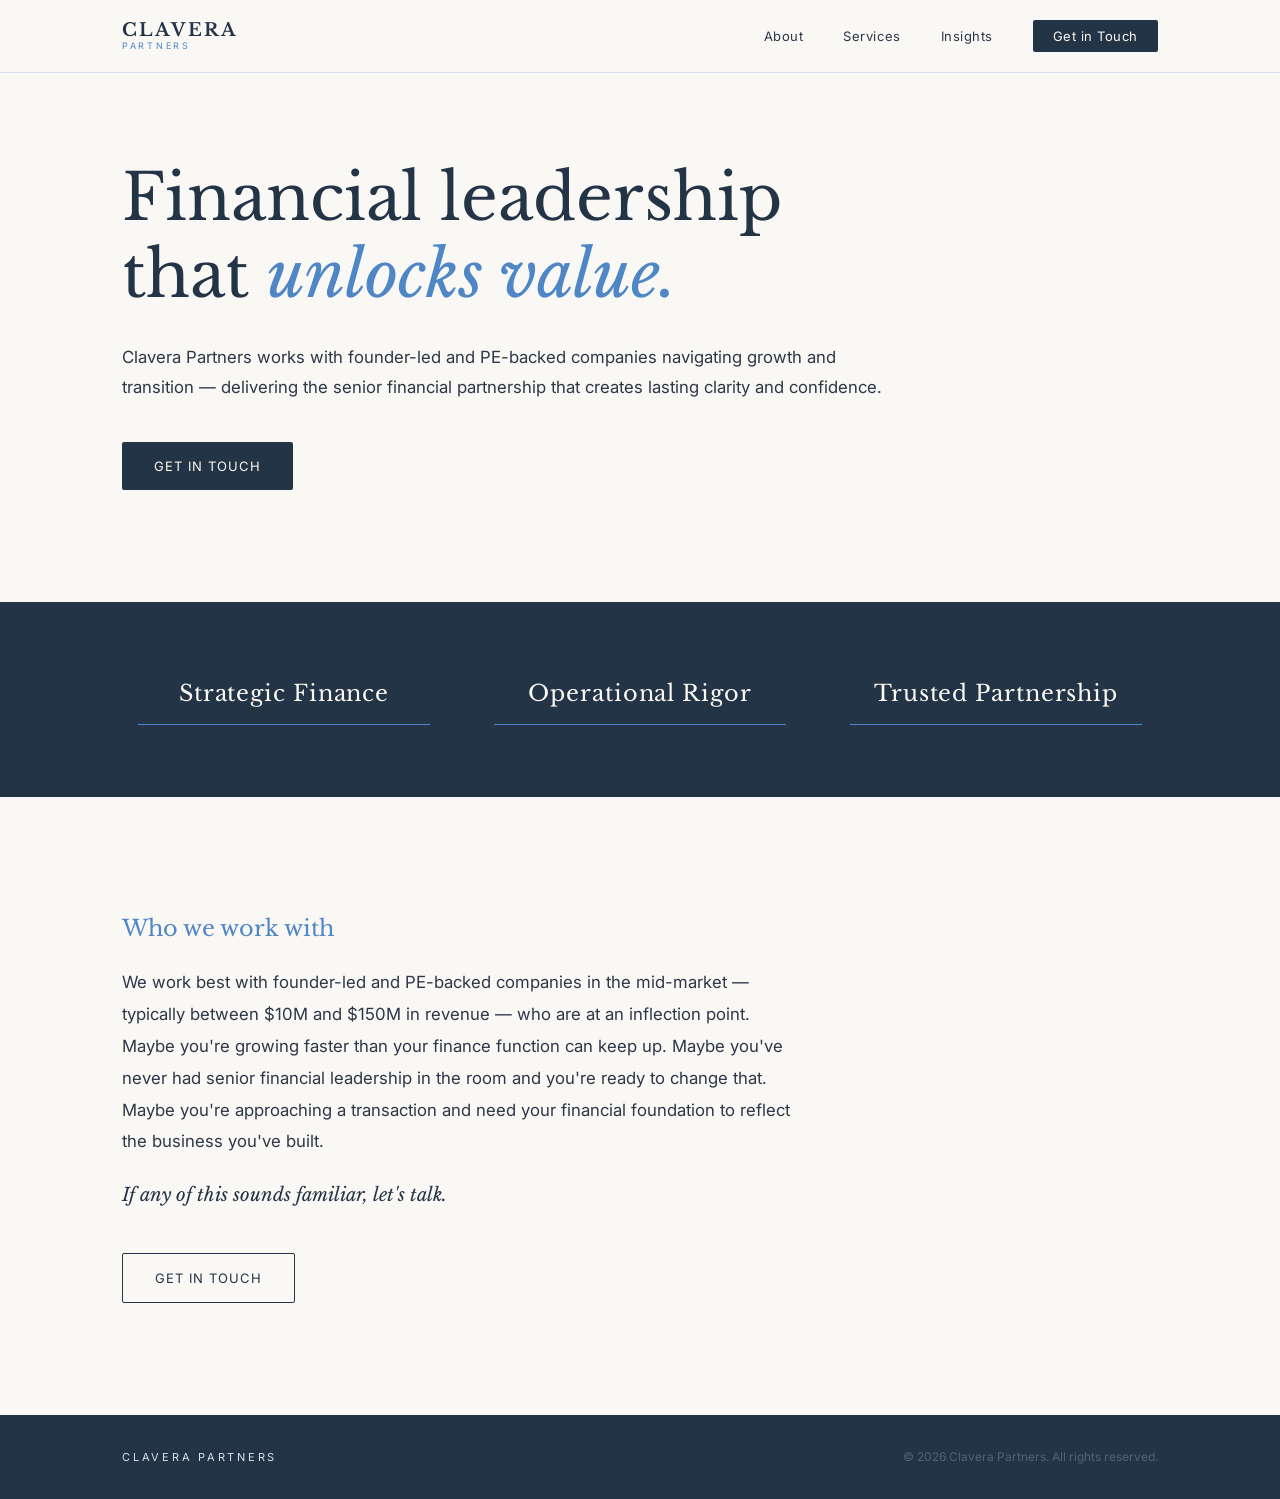
<file: index.html>
<!DOCTYPE html>
<html lang="en">
<head>
  <meta charset="UTF-8" />
  <meta name="viewport" content="width=device-width, initial-scale=1.0" />
  <title>Clavera Partners</title>
  <meta name="description" content="Clavera Partners works with founder-led and PE-backed companies navigating growth and transition — delivering the senior financial partnership that creates lasting clarity and confidence." />
  <link rel="preconnect" href="https://fonts.googleapis.com" />
  <link rel="preconnect" href="https://fonts.gstatic.com" crossorigin />
  <link href="https://fonts.googleapis.com/css2?family=Libre+Baskerville:ital,wght@0,400;0,700;1,400&family=Inter:wght@300;400;500&display=swap" rel="stylesheet" />
  <link rel="stylesheet" href="style.css" />
</head>
<body>
  <!-- NAVIGATION -->
  <nav class="nav">
    <div class="nav-inner">
      <a href="index.html" class="nav-logo">
        <span class="nav-logo-clavera">CLAVERA</span>
        <span class="nav-logo-partners">PARTNERS</span>
      </a>
      <button class="nav-toggle" aria-label="Toggle menu">
        <span></span>
        <span></span>
        <span></span>
      </button>
      <ul class="nav-links">
        <li><a href="about.html">About</a></li>
        <li class="nav-dropdown">
          <a href="services.html">Services</a>
          <ul class="nav-dropdown-menu">
            <li><a href="services-interim.html">Interim CFO & Finance Leadership</a></li>
            <li><a href="services-fractional.html">Fractional Finance Leadership</a></li>
            <li><a href="services-ai.html">Finance AI Readiness</a></li>
          </ul>
        </li>
        <li><a href="insights.html">Insights</a></li>
        <li><a href="contact.html" class="nav-cta">Get in Touch</a></li>
      </ul>
    </div>
  </nav>
  <!-- HERO -->
  <section class="hero">
    <div class="hero-inner">
      <h1 class="hero-headline">Financial leadership<br>that <em>unlocks value.</em></h1>
      <p class="hero-sub">Clavera Partners works with founder-led and PE-backed companies navigating growth and transition — delivering the senior financial partnership that creates lasting clarity and confidence.</p>
      <a href="contact.html" class="btn-primary">Get in Touch</a>
    </div>
  </section>
  <!-- TAGLINE TRIO -->
  <section class="pillars">
    <div class="pillars-inner">
      <div class="pillar">
        <span class="pillar-title">Strategic Finance</span>
        <span class="pillar-rule"></span>
      </div>
      <div class="pillar">
        <span class="pillar-title">Operational Rigor</span>
        <span class="pillar-rule"></span>
      </div>
      <div class="pillar">
        <span class="pillar-title">Trusted Partnership</span>
        <span class="pillar-rule"></span>
      </div>
    </div>
  </section>
  <!-- WHO WE WORK WITH -->
  <section class="who">
    <div class="who-inner">
      <p class="section-label">Who we work with</p>
      <div class="who-content">
        <p>We work best with founder-led and PE-backed companies in the mid-market — typically between $10M and $150M in revenue — who are at an inflection point. Maybe you're growing faster than your finance function can keep up. Maybe you've never had senior financial leadership in the room and you're ready to change that. Maybe you're approaching a transaction and need your financial foundation to reflect the business you've built.</p>
        <p class="who-cta-line">If any of this sounds familiar, let's talk.</p>
      </div>
      <a href="contact.html" class="btn-secondary">Get in Touch</a>
    </div>
  </section>
  <!-- FOOTER -->
  <footer class="footer">
    <div class="footer-inner">
      <span class="footer-logo">CLAVERA PARTNERS</span>
      <span class="footer-copy">&copy; 2026 Clavera Partners. All rights reserved.</span>
    </div>
  </footer>
  <script>
    document.querySelector('.nav-toggle').addEventListener('click', function() {
      document.querySelector('.nav-links').classList.toggle('open');
    });
  </script>
</body>
</html>
</file>
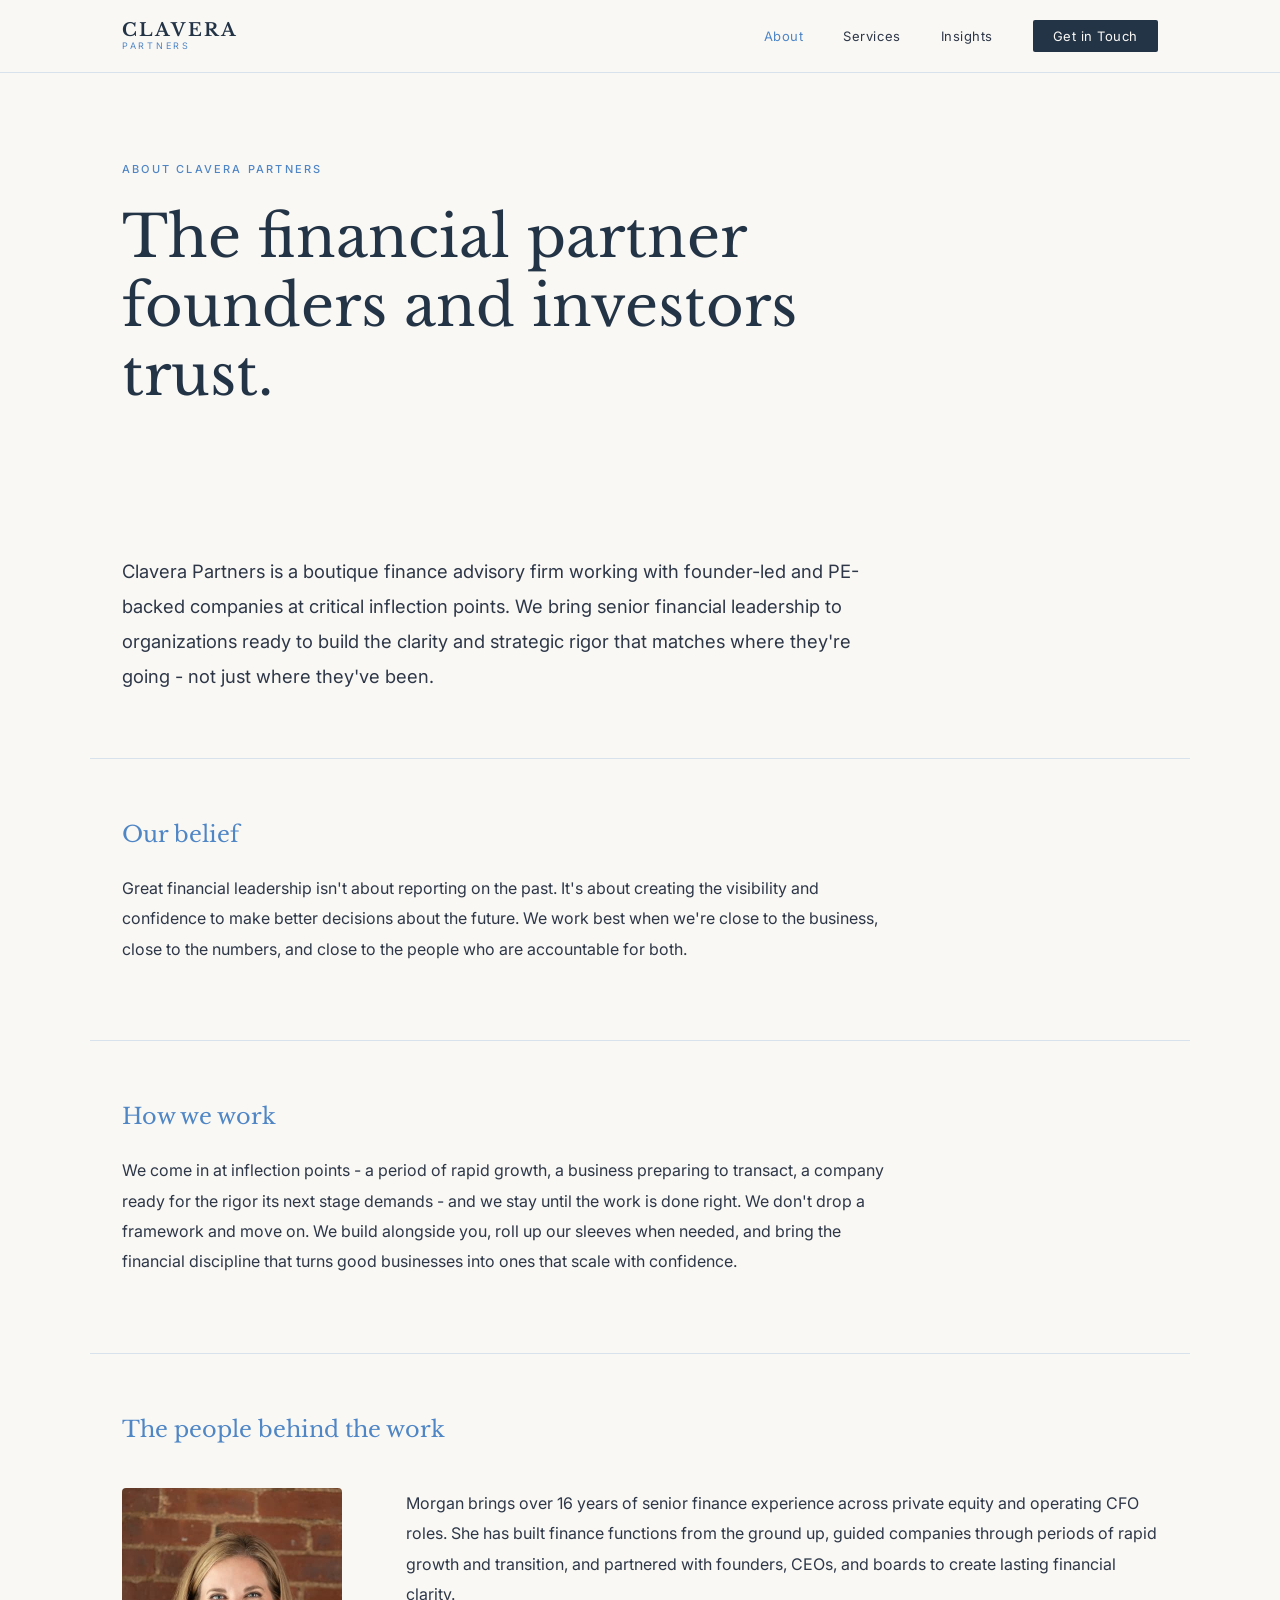
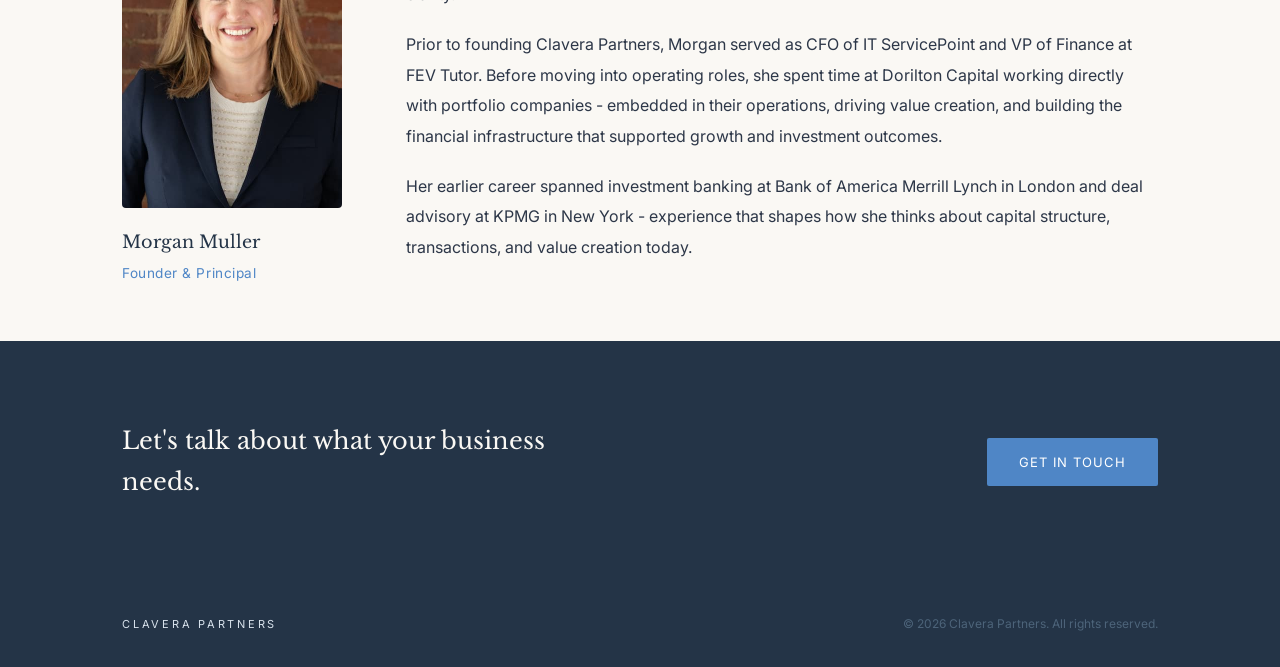
<file: about.html>
<!DOCTYPE html>
<html lang="en">
<head>
  <meta charset="UTF-8" />
  <meta name="viewport" content="width=device-width, initial-scale=1.0" />
  <title>About — Clavera Partners</title>
  <meta name="description" content="Clavera Partners is a boutique finance advisory firm working with founder-led and PE-backed companies at critical inflection points." />
  <link rel="preconnect" href="https://fonts.googleapis.com" />
  <link rel="preconnect" href="https://fonts.gstatic.com" crossorigin />
  <link href="https://fonts.googleapis.com/css2?family=Libre+Baskerville:ital,wght@0,400;0,700;1,400&family=Inter:wght@300;400;500&display=swap" rel="stylesheet" />
  <link rel="stylesheet" href="style.css" />
</head>
<body>

  <!-- NAVIGATION -->
  <nav class="nav">
    <div class="nav-inner">
      <a href="index.html" class="nav-logo">
        <span class="nav-logo-clavera">CLAVERA</span>
        <span class="nav-logo-partners">PARTNERS</span>
      </a>
      <button class="nav-toggle" aria-label="Toggle menu">
        <span></span>
        <span></span>
        <span></span>
      </button>
      <ul class="nav-links">
        <li><a href="about.html" class="nav-active">About</a></li>
        <li class="nav-dropdown">
          <a href="services.html">Services</a>
          <ul class="nav-dropdown-menu">
            <li><a href="services-interim.html">Interim CFO & Finance Leadership</a></li>
            <li><a href="services-fractional.html">Fractional Finance Leadership</a></li>
            <li><a href="services-ai.html">Finance AI Readiness</a></li>
          </ul>
        </li>
        <li><a href="insights.html">Insights</a></li>
        <li><a href="contact.html" class="nav-cta">Get in Touch</a></li>
      </ul>
    </div>
  </nav>

  <!-- PAGE HERO -->
  <section class="page-hero">
    <div class="page-hero-inner">
      <p class="hero-eyebrow">About Clavera Partners</p>
      <h1 class="page-headline">The financial partner founders and investors trust.</h1>
    </div>
  </section>

  <!-- FIRM INTRO -->
  <section class="content-section">
    <div class="content-inner">
      <p class="body-large">Clavera Partners is a boutique finance advisory firm working with founder-led and PE-backed companies at critical inflection points. We bring senior financial leadership to organizations ready to build the clarity and strategic rigor that matches where they're going - not just where they've been.</p>
    </div>
  </section>

  <!-- OUR BELIEF -->
  <section class="ruled-section">
    <div class="ruled-inner">
      <div class="ruled-rule"></div>
      <p class="section-label">Our belief</p>
      <p class="body-text">Great financial leadership isn't about reporting on the past. It's about creating the visibility and confidence to make better decisions about the future. We work best when we're close to the business, close to the numbers, and close to the people who are accountable for both.</p>
    </div>
  </section>

  <!-- HOW WE WORK -->
  <section class="ruled-section">
    <div class="ruled-inner">
      <div class="ruled-rule"></div>
      <p class="section-label">How we work</p>
      <p class="body-text">We come in at inflection points - a period of rapid growth, a business preparing to transact, a company ready for the rigor its next stage demands - and we stay until the work is done right. We don't drop a framework and move on. We build alongside you, roll up our sleeves when needed, and bring the financial discipline that turns good businesses into ones that scale with confidence.</p>
    </div>
  </section>

  <!-- TEAM -->
  <section class="ruled-section">
    <div class="ruled-inner">
      <div class="ruled-rule"></div>
      <p class="section-label">The people behind the work</p>

      <div class="team-card">
        <div class="team-card-left">
          <div class="team-photo-placeholder">
            <img src="morgan-headshot.jpg" alt="Morgan Muller, Founder and Principal of Clavera Partners" />
          </div>
          <p class="team-name">Morgan Muller</p>
          <p class="team-title">Founder & Principal</p>
        </div>
        <div class="team-card-right">
          <p class="body-text">Morgan brings over 16 years of senior finance experience across private equity and operating CFO roles. She has built finance functions from the ground up, guided companies through periods of rapid growth and transition, and partnered with founders, CEOs, and boards to create lasting financial clarity.</p>
          <p class="body-text">Prior to founding Clavera Partners, Morgan served as CFO of IT ServicePoint and VP of Finance at FEV Tutor. Before moving into operating roles, she spent time at Dorilton Capital working directly with portfolio companies - embedded in their operations, driving value creation, and building the financial infrastructure that supported growth and investment outcomes.</p>
          <p class="body-text">Her earlier career spanned investment banking at Bank of America Merrill Lynch in London and deal advisory at KPMG in New York - experience that shapes how she thinks about capital structure, transactions, and value creation today.</p>
        </div>
      </div>

    </div>
  </section>

  <!-- CTA -->
  <section class="cta-section">
    <div class="cta-inner">
      <p class="cta-prompt">Let's talk about what your business needs.</p>
      <a href="contact.html" class="btn-cta-contrast">Get in Touch</a>
    </div>
  </section>

  <!-- FOOTER -->
  <footer class="footer">
    <div class="footer-inner">
      <span class="footer-logo">CLAVERA PARTNERS</span>
      <span class="footer-copy">&copy; 2026 Clavera Partners. All rights reserved.</span>
    </div>
  </footer>

  <script>
    document.querySelector('.nav-toggle').addEventListener('click', function() {
      document.querySelector('.nav-links').classList.toggle('open');
    });
  </script>
</body>
</html>
</file>
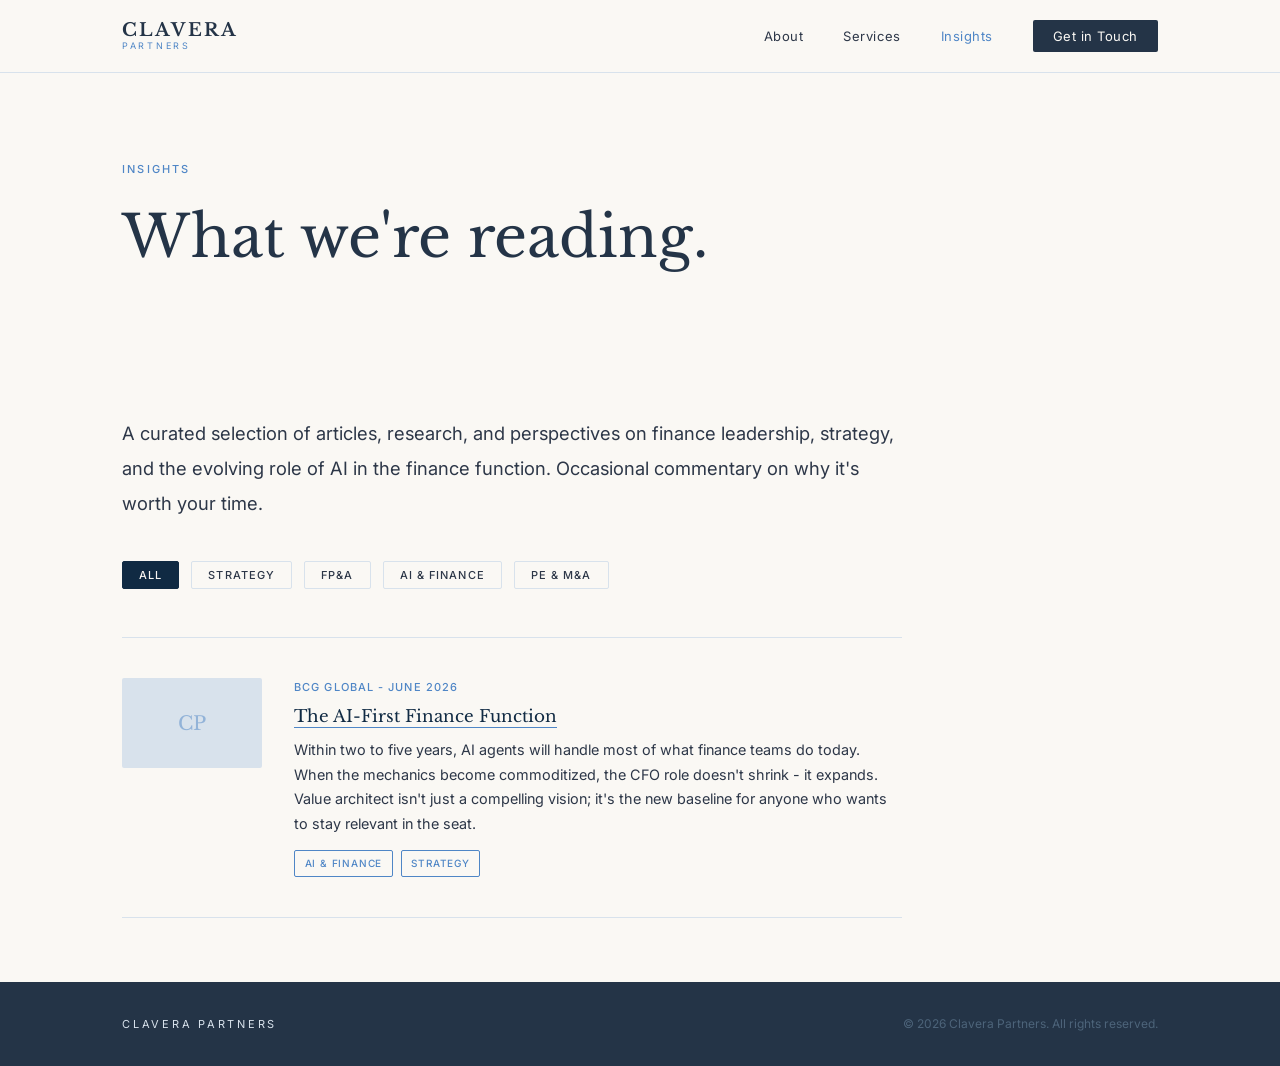
<file: insights.html>
<!DOCTYPE html>
<html lang="en">
<head>
  <meta charset="UTF-8" />
  <meta name="viewport" content="width=device-width, initial-scale=1.0" />
  <title>Insights — Clavera Partners</title>
  <meta name="description" content="Curated reads and commentary on finance, strategy, and the evolving role of AI in the finance function." />
  <link rel="preconnect" href="https://fonts.googleapis.com" />
  <link rel="preconnect" href="https://fonts.gstatic.com" crossorigin />
  <link href="https://fonts.googleapis.com/css2?family=Libre+Baskerville:ital,wght@0,400;0,700;1,400&family=Inter:wght@300;400;500&display=swap" rel="stylesheet" />
  <link rel="stylesheet" href="style.css" />
  <style>
    /* ---- SERVICES DROPDOWN ---- */
    .nav-dropdown { position: relative; }
    .nav-dropdown-menu {
      display: none;
      position: absolute;
      top: 100%;
      left: 0;
      background: #1a3a54;
      min-width: 220px;
      padding: 0.5rem 0;
      z-index: 200;
    }
    .nav-dropdown-menu a {
      display: block;
      padding: 0.6rem 1.2rem;
      color: #D8E2EC;
      font-family: 'Inter', sans-serif;
      font-size: 0.85rem;
      letter-spacing: 0.06em;
      white-space: nowrap;
    }
    .nav-dropdown-menu a:hover { color: #ffffff; }
    .nav-dropdown:hover .nav-dropdown-menu { display: block; }

    /* ---- TAG FILTER BAR ---- */
    .tag-filter {
      display: flex;
      gap: 0.75rem;
      flex-wrap: wrap;
      margin-bottom: 3rem;
    }

    .tag-filter-btn {
      font-family: 'Inter', sans-serif;
      font-size: 11px;
      font-weight: 500;
      letter-spacing: 0.1em;
      text-transform: uppercase;
      padding: 0.4rem 1rem;
      border: 1px solid #D8E2EC;
      border-radius: 2px;
      background: transparent;
      color: #2D3748;
      cursor: pointer;
      transition: all 0.2s;
    }

    .tag-filter-btn:hover,
    .tag-filter-btn.active {
      background: #102A43;
      color: #F7F5F2;
      border-color: #102A43;
    }

    /* ---- INSIGHT CARDS ---- */
    .insights-list {
      display: flex;
      flex-direction: column;
      gap: 0;
    }

    .insight-card {
      display: grid;
      grid-template-columns: 140px 1fr;
      gap: 2rem;
      padding: 2.5rem 0;
      border-top: 1px solid #D8E2EC;
      align-items: start;
    }

    .insight-card:last-child {
      border-bottom: 1px solid #D8E2EC;
    }

    .insight-image {
      width: 140px;
      height: 90px;
      object-fit: cover;
      border-radius: 2px;
      background: #D8E2EC;
      display: block;
      flex-shrink: 0;
    }

    .insight-image-placeholder {
      width: 140px;
      height: 90px;
      background: #D8E2EC;
      border-radius: 2px;
      display: flex;
      align-items: center;
      justify-content: center;
      flex-shrink: 0;
    }

    .insight-image-placeholder span {
      font-family: 'Libre Baskerville', serif;
      font-size: 1.2rem;
      color: #4F86C6;
      opacity: 0.5;
    }

    .insight-content { flex: 1; }

    .insight-meta {
      font-family: 'Inter', sans-serif;
      font-size: 11px;
      font-weight: 500;
      letter-spacing: 0.1em;
      text-transform: uppercase;
      color: #4F86C6;
      margin-bottom: 0.5rem;
    }

    .insight-title {
      font-family: 'Libre Baskerville', serif;
      font-size: 1.05rem;
      color: #102A43;
      margin-bottom: 0.6rem;
      line-height: 1.4;
    }

    .insight-title a {
      color: #102A43;
      text-decoration: none;
      transition: color 0.2s;
    }

    .insight-title a:hover { color: #4F86C6; }

    .insight-commentary {
      font-family: 'Inter', sans-serif;
      font-size: 0.9rem;
      color: #2D3748;
      line-height: 1.7;
      margin-bottom: 0.85rem;
    }

    .insight-tags {
      display: flex;
      gap: 0.5rem;
      flex-wrap: wrap;
    }

    .tag-pill {
      font-family: 'Inter', sans-serif;
      font-size: 10px;
      font-weight: 500;
      letter-spacing: 0.08em;
      text-transform: uppercase;
      padding: 0.25rem 0.6rem;
      border: 1px solid #4F86C6;
      border-radius: 2px;
      color: #4F86C6;
    }

    .insight-card.hidden { display: none; }

    /* ---- PLACEHOLDER STATE ---- */
    .insights-placeholder {
      padding: 4rem 0;
      font-family: 'Libre Baskerville', serif;
      font-style: italic;
      font-size: 1.05rem;
      color: #4D647A;
    }

    @media (max-width: 768px) {
      .insight-card {
        grid-template-columns: 1fr;
        gap: 1rem;
      }
      .insight-image,
      .insight-image-placeholder {
        width: 100%;
        height: 160px;
      }
    }
  </style>
</head>
<body>

  <!-- NAVIGATION -->
  <nav class="nav">
    <div class="nav-inner">
      <a href="index.html" class="nav-logo">
        <span class="nav-logo-clavera">CLAVERA</span>
        <span class="nav-logo-partners">PARTNERS</span>
      </a>
      <button class="nav-toggle" aria-label="Toggle menu">
        <span></span>
        <span></span>
        <span></span>
      </button>
      <ul class="nav-links">
        <li><a href="about.html">About</a></li>
        <li class="nav-dropdown">
          <a href="services.html">Services</a>
          <ul class="nav-dropdown-menu">
            <li><a href="services-interim.html">Interim CFO & Finance Leadership</a></li>
            <li><a href="services-fractional.html">Fractional Finance Leadership</a></li>
            <li><a href="services-ai.html">Finance AI Readiness</a></li>
          </ul>
        </li>
        <li><a href="insights.html" class="nav-active">Insights</a></li>
        <li><a href="contact.html" class="nav-cta">Get in Touch</a></li>
      </ul>
    </div>
  </nav>

  <!-- PAGE HERO -->
  <section class="page-hero">
    <div class="page-hero-inner">
      <p class="hero-eyebrow">Insights</p>
      <h1 class="page-headline">What we're reading.</h1>
    </div>
  </section>

  <!-- INTRO + FILTER -->
  <section class="content-section">
    <div class="content-inner">
      <p class="body-large" style="margin-bottom: 2.5rem;">A curated selection of articles, research, and perspectives on finance leadership, strategy, and the evolving role of AI in the finance function. Occasional commentary on why it's worth your time.</p>

      <!-- TAG FILTER BAR -->
      <div class="tag-filter">
        <button class="tag-filter-btn active" data-filter="all">All</button>
        <button class="tag-filter-btn" data-filter="Strategy">Strategy</button>
        <button class="tag-filter-btn" data-filter="FP&A">FP&A</button>
        <button class="tag-filter-btn" data-filter="AI & Finance">AI & Finance</button>
        <button class="tag-filter-btn" data-filter="PE & M&A">PE & M&A</button>
      </div>

      <!-- INSIGHTS LIST -->
      <div class="insights-list" id="insights-list">

        <!-- 
          HOW TO ADD A NEW ARTICLE:
          1. Copy the insight-card block below
          2. Fill in: data-tags, insight-meta, insight-title link + text, insight-commentary, tag-pills
          3. For image: set data-url on the img tag to the article URL - the script will auto-fetch the OG image
          4. Save and upload

        <div class="insight-card" data-tags="Strategy FP&A">
          <div class="insight-image-wrap">
            <img class="insight-image og-image" data-url="ARTICLE_URL_HERE" src="" alt="" />
          </div>
          <div class="insight-content">
            <p class="insight-meta">Publication Name - Month Year</p>
            <p class="insight-title">
              <a href="ARTICLE_URL_HERE" target="_blank" rel="noopener noreferrer">Article Title Here</a>
            </p>
            <p class="insight-commentary">Your 1-2 sentence commentary here. Keep it direct - what does it say and why does it matter.</p>
            <div class="insight-tags">
              <span class="tag-pill">Strategy</span>
              <span class="tag-pill">FP&A</span>
            </div>
          </div>
        </div>
        -->

        <div class="insight-card" data-tags="AI & Finance Strategy">
          <div class="insight-image-wrap">
            <img class="insight-image og-image" data-url="https://www.bcg.com/publications/2026/the-artificial-intelligence-first-finance-function" src="https://web-assets.bcg.com/dims4/default/6c99829/2147483647/strip/true/crop/2880x1620+0+0/resize/1920x1080!/format/webp/quality/90/?url=http%3A%2F%2Fboston-consulting-group-brightspot.s3.amazonaws.com%2F69%2Fce%2F8533bb634623b3c455b6662b38ff%2Fthe-ai-first-finance-function-rectangle.jpg" alt="The AI-First Finance Function" />
          </div>
          <div class="insight-content">
            <p class="insight-meta">BCG Global - June 2026</p>
            <p class="insight-title">
              <a href="https://www.bcg.com/publications/2026/the-artificial-intelligence-first-finance-function" target="_blank" rel="noopener noreferrer">The AI-First Finance Function</a>
            </p>
            <p class="insight-commentary">Within two to five years, AI agents will handle most of what finance teams do today. When the mechanics become commoditized, the CFO role doesn't shrink - it expands. Value architect isn't just a compelling vision; it's the new baseline for anyone who wants to stay relevant in the seat.</p>
            <div class="insight-tags">
              <span class="tag-pill">AI & Finance</span>
              <span class="tag-pill">Strategy</span>
            </div>
          </div>
        </div>

      </div>
    </div>
  </section>

  <!-- FOOTER -->
  <footer class="footer">
    <div class="footer-inner">
      <span class="footer-logo">CLAVERA PARTNERS</span>
      <span class="footer-copy">&copy; 2026 Clavera Partners. All rights reserved.</span>
    </div>
  </footer>

  <script>
    // Mobile nav toggle
    document.querySelector('.nav-toggle').addEventListener('click', function() {
      document.querySelector('.nav-links').classList.toggle('open');
    });

    // Tag filter
    const filterBtns = document.querySelectorAll('.tag-filter-btn');
    const cards = document.querySelectorAll('.insight-card');

    filterBtns.forEach(btn => {
      btn.addEventListener('click', function() {
        filterBtns.forEach(b => b.classList.remove('active'));
        this.classList.add('active');

        const filter = this.dataset.filter;
        cards.forEach(card => {
          if (filter === 'all' || card.dataset.tags.includes(filter)) {
            card.classList.remove('hidden');
          } else {
            card.classList.add('hidden');
          }
        });
      });
    });

    // Auto-fetch OG images via allorigins proxy
    document.querySelectorAll('.og-image').forEach(img => {
      const url = img.dataset.url;
      if (!url) return;

      fetch(`https://api.allorigins.win/get?url=${encodeURIComponent(url)}`)
        .then(r => r.json())
        .then(data => {
          const parser = new DOMParser();
          const doc = parser.parseFromString(data.contents, 'text/html');
          const ogImage = doc.querySelector('meta[property="og:image"]');
          if (ogImage && ogImage.content) {
            img.src = ogImage.content;
            img.alt = 'Article preview';
          } else {
            showPlaceholder(img);
          }
        })
        .catch(() => showPlaceholder(img));
    });

    function showPlaceholder(img) {
      const wrap = img.parentElement;
      wrap.innerHTML = '<div class="insight-image-placeholder"><span>CP</span></div>';
    }
  </script>

</body>
</html>
</file>
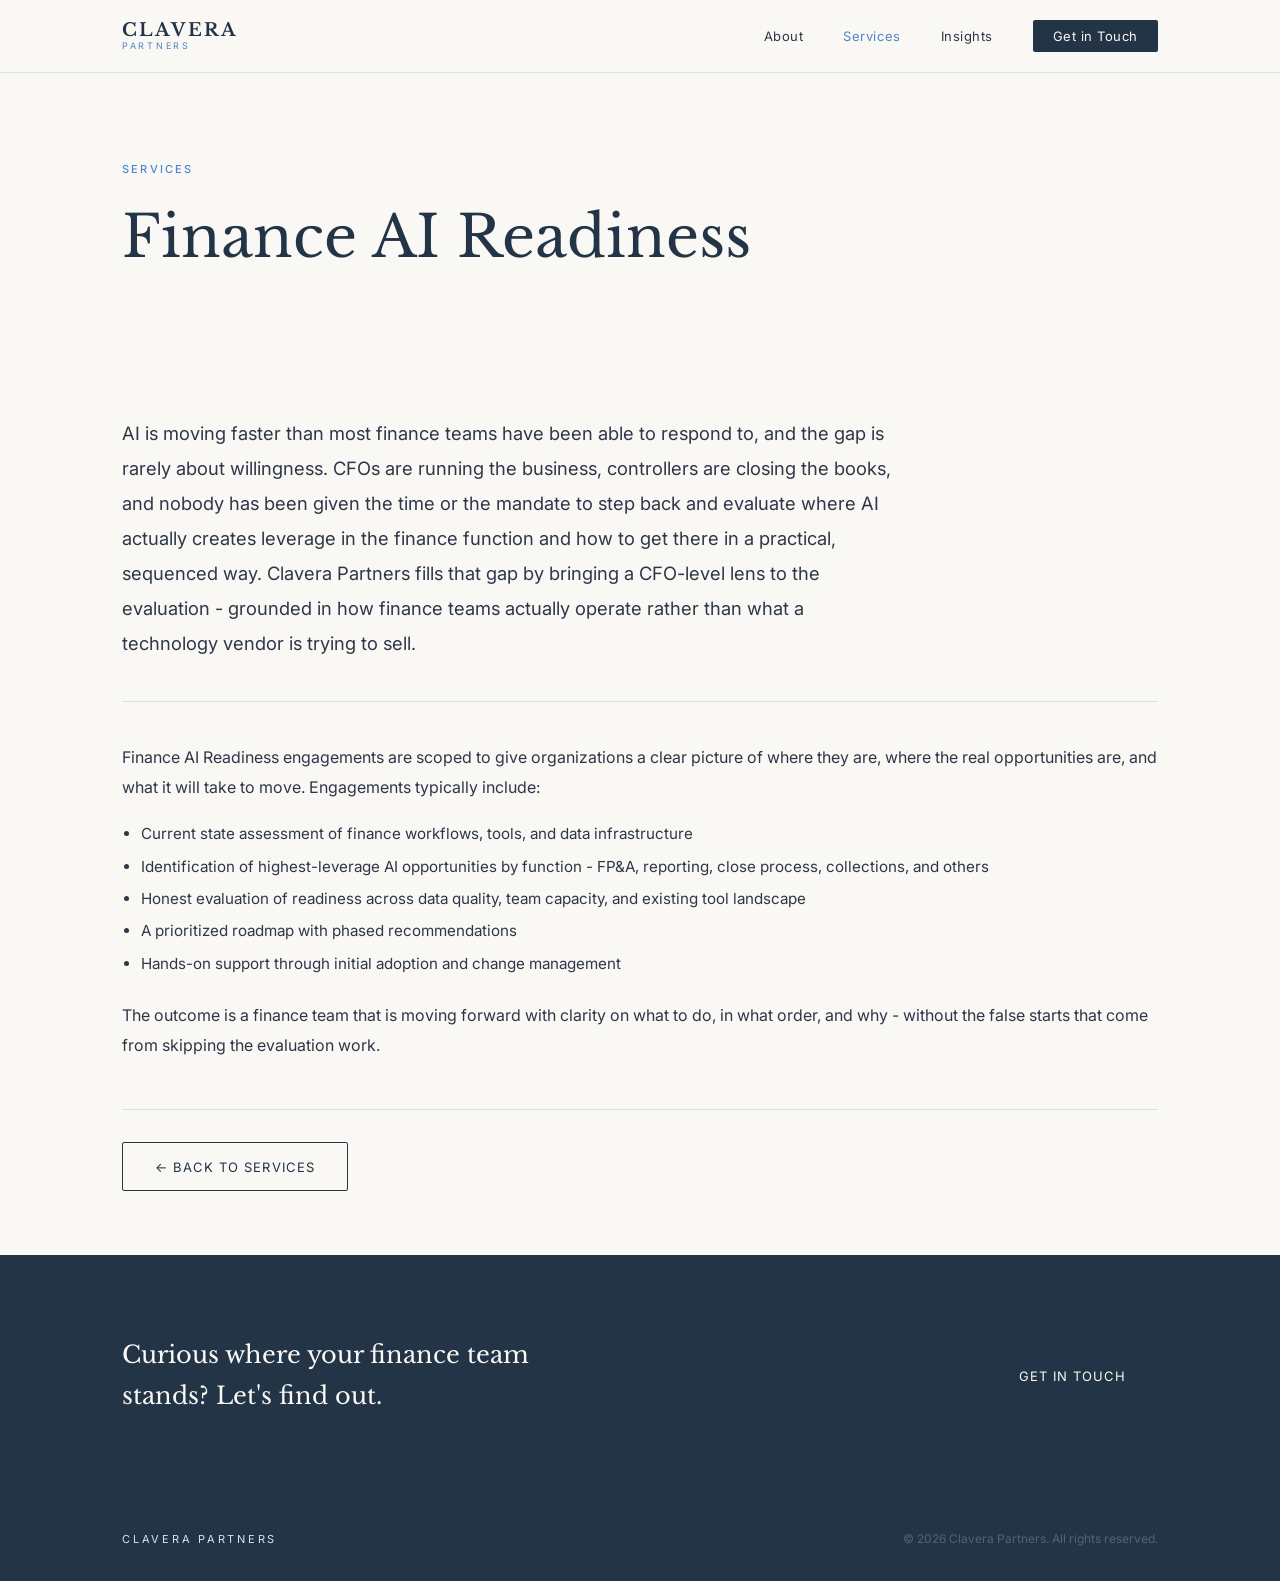
<file: services-ai.html>
<!DOCTYPE html>
<html lang="en">
<head>
  <meta charset="UTF-8" />
  <meta name="viewport" content="width=device-width, initial-scale=1.0" />
  <title>Finance AI Readiness — Clavera Partners</title>
  <meta name="description" content="Clavera Partners helps finance teams evaluate where AI creates real leverage, build a prioritized roadmap, and move forward with clarity and confidence." />
  <link rel="preconnect" href="https://fonts.googleapis.com" />
  <link rel="preconnect" href="https://fonts.gstatic.com" crossorigin />
  <link href="https://fonts.googleapis.com/css2?family=Libre+Baskerville:ital,wght@0,400;0,700;1,400&family=Inter:wght@300;400;500&display=swap" rel="stylesheet" />
  <link rel="stylesheet" href="style.css" />
</head>
<body>

  <!-- NAVIGATION -->
  <nav class="nav">
    <div class="nav-inner">
      <a href="index.html" class="nav-logo">
        <span class="nav-logo-clavera">CLAVERA</span>
        <span class="nav-logo-partners">PARTNERS</span>
      </a>
      <button class="nav-toggle" aria-label="Toggle menu">
        <span></span>
        <span></span>
        <span></span>
      </button>
      <ul class="nav-links">
        <li><a href="about.html">About</a></li>
        <li class="nav-dropdown">
          <a href="services.html" class="nav-active">Services</a>
          <ul class="nav-dropdown-menu">
            <li><a href="services-interim.html">Interim CFO & Finance Leadership</a></li>
            <li><a href="services-fractional.html">Fractional Finance Leadership</a></li>
            <li><a href="services-ai.html">Finance AI Readiness</a></li>
          </ul>
        </li>
        <li><a href="insights.html">Insights</a></li>
        <li><a href="contact.html" class="nav-cta">Get in Touch</a></li>
      </ul>
    </div>
  </nav>

  <!-- PAGE HERO -->
  <section class="page-hero">
    <div class="page-hero-inner">
      <p class="hero-eyebrow">Services</p>
      <h1 class="page-headline">Finance AI Readiness</h1>
    </div>
  </section>

  <!-- CONTENT -->
  <section class="content-section">
    <div class="content-inner">
      <p class="body-large">AI is moving faster than most finance teams have been able to respond to, and the gap is rarely about willingness. CFOs are running the business, controllers are closing the books, and nobody has been given the time or the mandate to step back and evaluate where AI actually creates leverage in the finance function and how to get there in a practical, sequenced way. Clavera Partners fills that gap by bringing a CFO-level lens to the evaluation - grounded in how finance teams actually operate rather than what a technology vendor is trying to sell.</p>

      <hr class="content-divider" />

      <p class="body-text">Finance AI Readiness engagements are scoped to give organizations a clear picture of where they are, where the real opportunities are, and what it will take to move. Engagements typically include:</p>

      <ul class="service-bullets">
        <li>Current state assessment of finance workflows, tools, and data infrastructure</li>
        <li>Identification of highest-leverage AI opportunities by function - FP&amp;A, reporting, close process, collections, and others</li>
        <li>Honest evaluation of readiness across data quality, team capacity, and existing tool landscape</li>
        <li>A prioritized roadmap with phased recommendations</li>
        <li>Hands-on support through initial adoption and change management</li>
      </ul>

      <p class="body-text">The outcome is a finance team that is moving forward with clarity on what to do, in what order, and why - without the false starts that come from skipping the evaluation work.</p>

      <div class="back-to-services">
        <a href="services.html" class="btn-secondary">&larr; Back to Services</a>
      </div>
    </div>
  </section>

  <!-- CTA -->
  <section class="cta-section">
    <div class="cta-inner">
      <p class="cta-prompt">Curious where your finance team stands? Let's find out.</p>
      <a href="contact.html" class="btn-primary">Get in Touch</a>
    </div>
  </section>

  <!-- FOOTER -->
  <footer class="footer">
    <div class="footer-inner">
      <span class="footer-logo">CLAVERA PARTNERS</span>
      <span class="footer-copy">&copy; 2026 Clavera Partners. All rights reserved.</span>
    </div>
  </footer>

  <script>
    document.querySelector('.nav-toggle').addEventListener('click', function() {
      document.querySelector('.nav-links').classList.toggle('open');
    });
  </script>
</body>
</html>
</file>
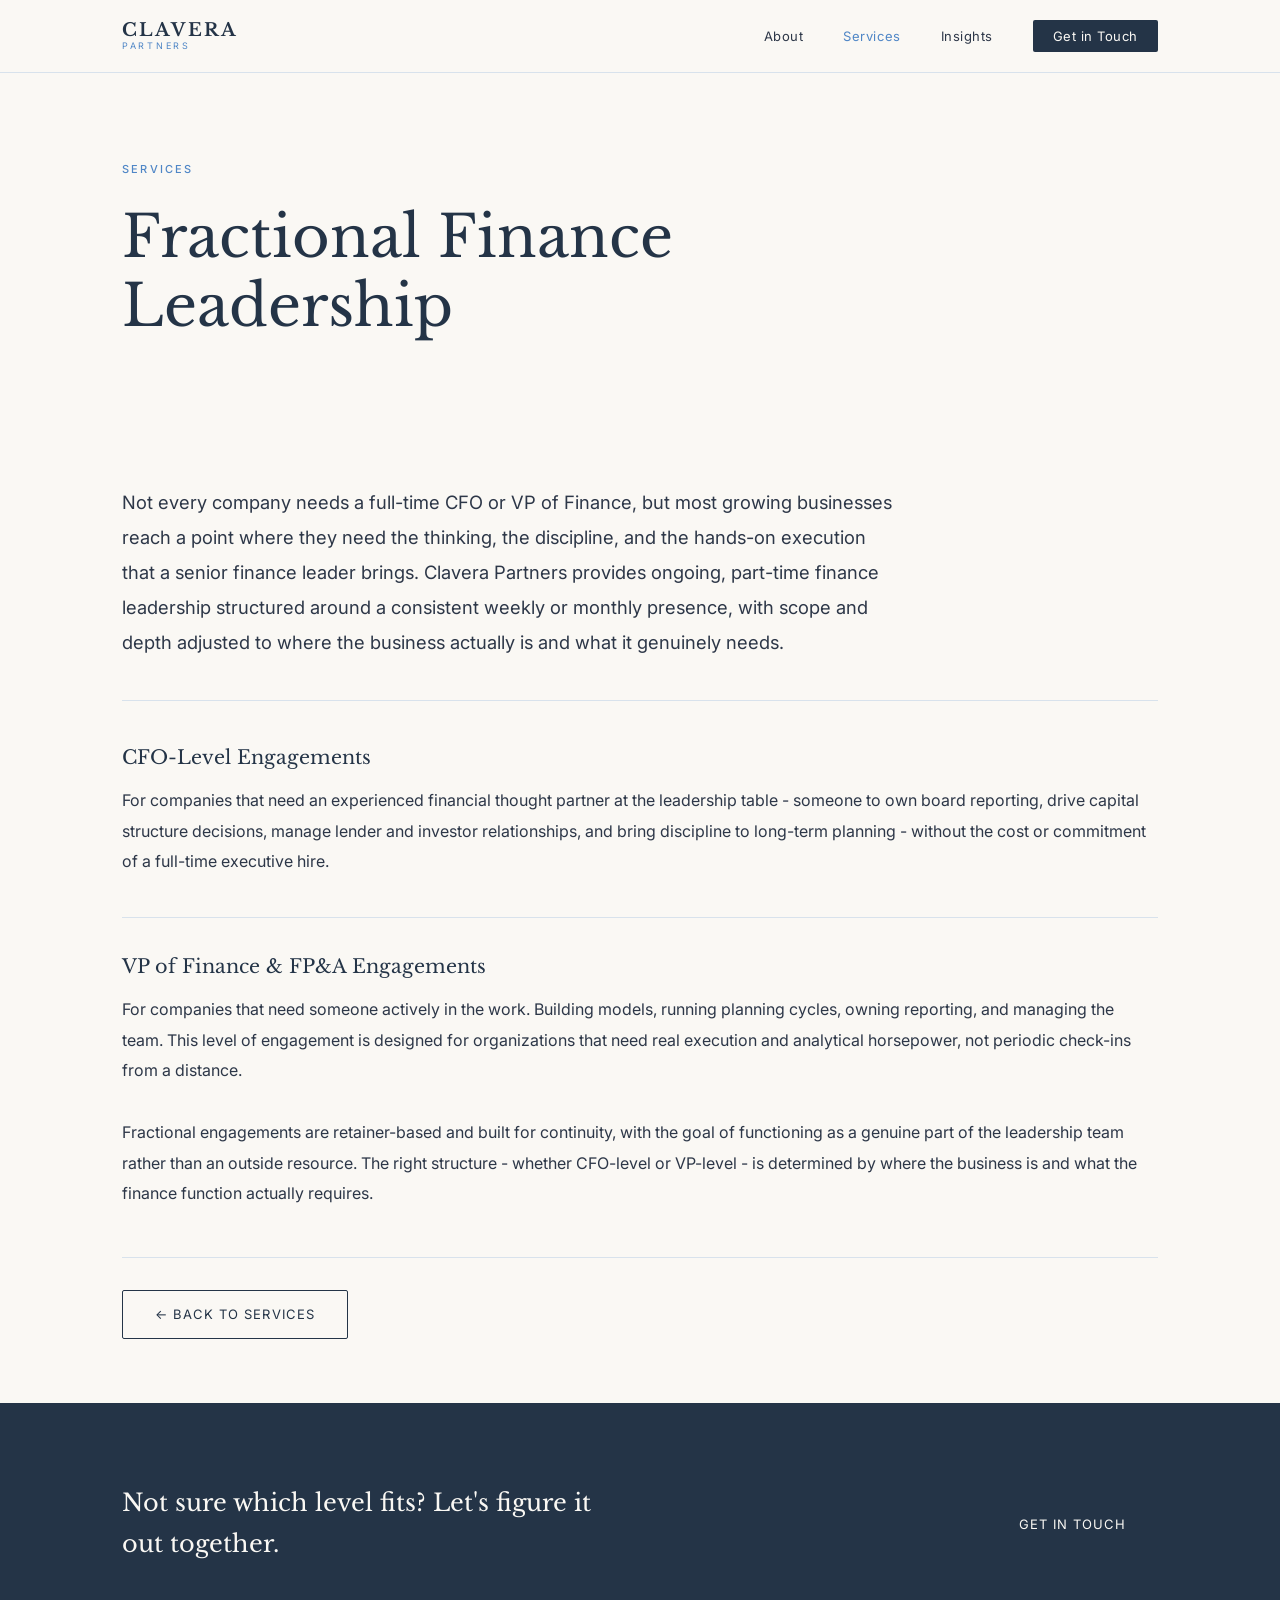
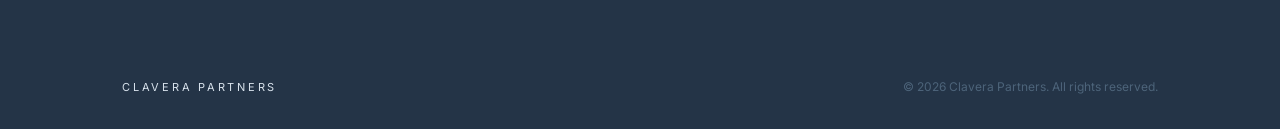
<file: services-fractional.html>
<!DOCTYPE html>
<html lang="en">
<head>
  <meta charset="UTF-8" />
  <meta name="viewport" content="width=device-width, initial-scale=1.0" />
  <title>Fractional Finance Leadership — Clavera Partners</title>
  <meta name="description" content="Clavera Partners provides ongoing, part-time finance leadership at the CFO and VP of Finance level, calibrated to where your business actually is." />
  <link rel="preconnect" href="https://fonts.googleapis.com" />
  <link rel="preconnect" href="https://fonts.gstatic.com" crossorigin />
  <link href="https://fonts.googleapis.com/css2?family=Libre+Baskerville:ital,wght@0,400;0,700;1,400&family=Inter:wght@300;400;500&display=swap" rel="stylesheet" />
  <link rel="stylesheet" href="style.css" />
</head>
<body>

  <!-- NAVIGATION -->
  <nav class="nav">
    <div class="nav-inner">
      <a href="index.html" class="nav-logo">
        <span class="nav-logo-clavera">CLAVERA</span>
        <span class="nav-logo-partners">PARTNERS</span>
      </a>
      <button class="nav-toggle" aria-label="Toggle menu">
        <span></span>
        <span></span>
        <span></span>
      </button>
      <ul class="nav-links">
        <li><a href="about.html">About</a></li>
        <li class="nav-dropdown">
          <a href="services.html" class="nav-active">Services</a>
          <ul class="nav-dropdown-menu">
            <li><a href="services-interim.html">Interim CFO & Finance Leadership</a></li>
            <li><a href="services-fractional.html">Fractional Finance Leadership</a></li>
            <li><a href="services-ai.html">Finance AI Readiness</a></li>
          </ul>
        </li>
        <li><a href="insights.html">Insights</a></li>
        <li><a href="contact.html" class="nav-cta">Get in Touch</a></li>
      </ul>
    </div>
  </nav>

  <!-- PAGE HERO -->
  <section class="page-hero">
    <div class="page-hero-inner">
      <p class="hero-eyebrow">Services</p>
      <h1 class="page-headline">Fractional Finance Leadership</h1>
    </div>
  </section>

  <!-- CONTENT -->
  <section class="content-section">
    <div class="content-inner">
      <p class="body-large">Not every company needs a full-time CFO or VP of Finance, but most growing businesses reach a point where they need the thinking, the discipline, and the hands-on execution that a senior finance leader brings. Clavera Partners provides ongoing, part-time finance leadership structured around a consistent weekly or monthly presence, with scope and depth adjusted to where the business actually is and what it genuinely needs.</p>

      <hr class="content-divider" />

      <p class="service-subhead service-subhead--first">CFO-Level Engagements</p>
      <p class="body-text">For companies that need an experienced financial thought partner at the leadership table - someone to own board reporting, drive capital structure decisions, manage lender and investor relationships, and bring discipline to long-term planning - without the cost or commitment of a full-time executive hire.</p>

      <p class="service-subhead">VP of Finance & FP&amp;A Engagements</p>
      <p class="body-text">For companies that need someone actively in the work. Building models, running planning cycles, owning reporting, and managing the team. This level of engagement is designed for organizations that need real execution and analytical horsepower, not periodic check-ins from a distance.</p>

      <p class="body-text" style="margin-top:2rem;">Fractional engagements are retainer-based and built for continuity, with the goal of functioning as a genuine part of the leadership team rather than an outside resource. The right structure - whether CFO-level or VP-level - is determined by where the business is and what the finance function actually requires.</p>

      <div class="back-to-services">
        <a href="services.html" class="btn-secondary">&larr; Back to Services</a>
      </div>
    </div>
  </section>

  <!-- CTA -->
  <section class="cta-section">
    <div class="cta-inner">
      <p class="cta-prompt">Not sure which level fits? Let's figure it out together.</p>
      <a href="contact.html" class="btn-primary">Get in Touch</a>
    </div>
  </section>

  <!-- FOOTER -->
  <footer class="footer">
    <div class="footer-inner">
      <span class="footer-logo">CLAVERA PARTNERS</span>
      <span class="footer-copy">&copy; 2026 Clavera Partners. All rights reserved.</span>
    </div>
  </footer>

  <script>
    document.querySelector('.nav-toggle').addEventListener('click', function() {
      document.querySelector('.nav-links').classList.toggle('open');
    });
  </script>
</body>
</html>
</file>
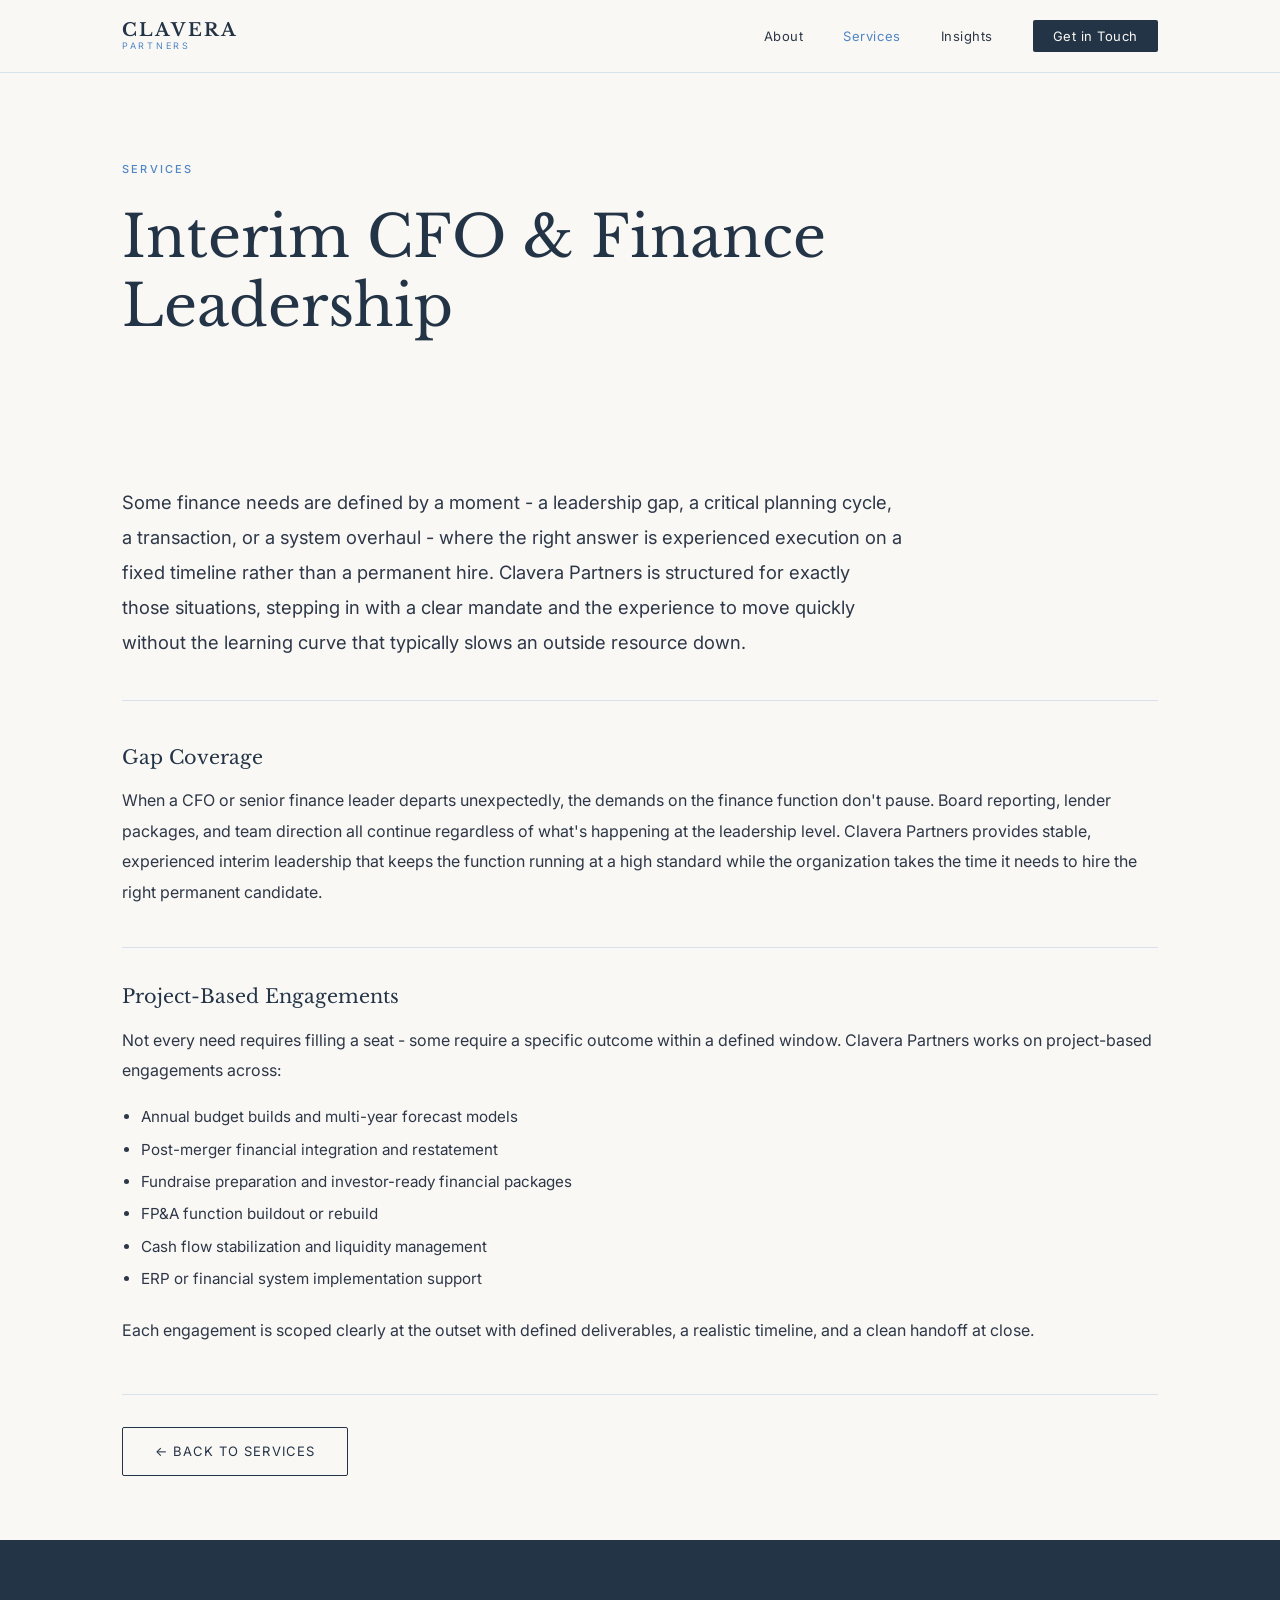
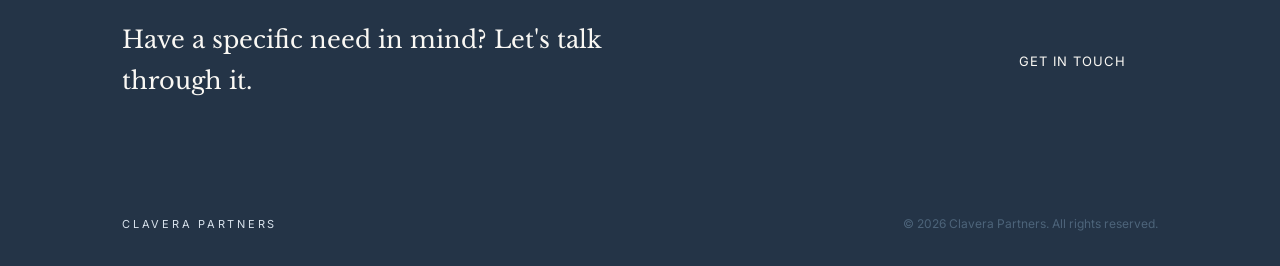
<file: services-interim.html>
<!DOCTYPE html>
<html lang="en">
<head>
  <meta charset="UTF-8" />
  <meta name="viewport" content="width=device-width, initial-scale=1.0" />
  <title>Interim CFO & Finance Leadership — Clavera Partners</title>
  <meta name="description" content="Clavera Partners provides interim and contract CFO and finance leadership for time-bound needs including leadership gaps, planning cycles, transactions, and project-based engagements." />
  <link rel="preconnect" href="https://fonts.googleapis.com" />
  <link rel="preconnect" href="https://fonts.gstatic.com" crossorigin />
  <link href="https://fonts.googleapis.com/css2?family=Libre+Baskerville:ital,wght@0,400;0,700;1,400&family=Inter:wght@300;400;500&display=swap" rel="stylesheet" />
  <link rel="stylesheet" href="style.css" />
</head>
<body>

  <!-- NAVIGATION -->
  <nav class="nav">
    <div class="nav-inner">
      <a href="index.html" class="nav-logo">
        <span class="nav-logo-clavera">CLAVERA</span>
        <span class="nav-logo-partners">PARTNERS</span>
      </a>
      <button class="nav-toggle" aria-label="Toggle menu">
        <span></span>
        <span></span>
        <span></span>
      </button>
      <ul class="nav-links">
        <li><a href="about.html">About</a></li>
        <li class="nav-dropdown">
          <a href="services.html" class="nav-active">Services</a>
          <ul class="nav-dropdown-menu">
            <li><a href="services-interim.html">Interim CFO & Finance Leadership</a></li>
            <li><a href="services-fractional.html">Fractional Finance Leadership</a></li>
            <li><a href="services-ai.html">Finance AI Readiness</a></li>
          </ul>
        </li>
        <li><a href="insights.html">Insights</a></li>
        <li><a href="contact.html" class="nav-cta">Get in Touch</a></li>
      </ul>
    </div>
  </nav>

  <!-- PAGE HERO -->
  <section class="page-hero">
    <div class="page-hero-inner">
      <p class="hero-eyebrow">Services</p>
      <h1 class="page-headline">Interim CFO & Finance Leadership</h1>
    </div>
  </section>

  <!-- CONTENT -->
  <section class="content-section">
    <div class="content-inner">
      <p class="body-large">Some finance needs are defined by a moment - a leadership gap, a critical planning cycle, a transaction, or a system overhaul - where the right answer is experienced execution on a fixed timeline rather than a permanent hire. Clavera Partners is structured for exactly those situations, stepping in with a clear mandate and the experience to move quickly without the learning curve that typically slows an outside resource down.</p>

      <hr class="content-divider" />

      <div class="service-subhead-wrap">
        <p class="service-subhead service-subhead--first">Gap Coverage</p>
      </div>
      <p class="body-text">When a CFO or senior finance leader departs unexpectedly, the demands on the finance function don't pause. Board reporting, lender packages, and team direction all continue regardless of what's happening at the leadership level. Clavera Partners provides stable, experienced interim leadership that keeps the function running at a high standard while the organization takes the time it needs to hire the right permanent candidate.</p>

      <p class="service-subhead">Project-Based Engagements</p>
      <p class="body-text">Not every need requires filling a seat - some require a specific outcome within a defined window. Clavera Partners works on project-based engagements across:</p>
      <ul class="service-bullets">
        <li>Annual budget builds and multi-year forecast models</li>
        <li>Post-merger financial integration and restatement</li>
        <li>Fundraise preparation and investor-ready financial packages</li>
        <li>FP&amp;A function buildout or rebuild</li>
        <li>Cash flow stabilization and liquidity management</li>
        <li>ERP or financial system implementation support</li>
      </ul>
      <p class="body-text">Each engagement is scoped clearly at the outset with defined deliverables, a realistic timeline, and a clean handoff at close.</p>

      <div class="back-to-services">
        <a href="services.html" class="btn-secondary">&larr; Back to Services</a>
      </div>
    </div>
  </section>

  <!-- CTA -->
  <section class="cta-section">
    <div class="cta-inner">
      <p class="cta-prompt">Have a specific need in mind? Let's talk through it.</p>
      <a href="contact.html" class="btn-primary">Get in Touch</a>
    </div>
  </section>

  <!-- FOOTER -->
  <footer class="footer">
    <div class="footer-inner">
      <span class="footer-logo">CLAVERA PARTNERS</span>
      <span class="footer-copy">&copy; 2026 Clavera Partners. All rights reserved.</span>
    </div>
  </footer>

  <script>
    document.querySelector('.nav-toggle').addEventListener('click', function() {
      document.querySelector('.nav-links').classList.toggle('open');
    });
  </script>
</body>
</html>
</file>
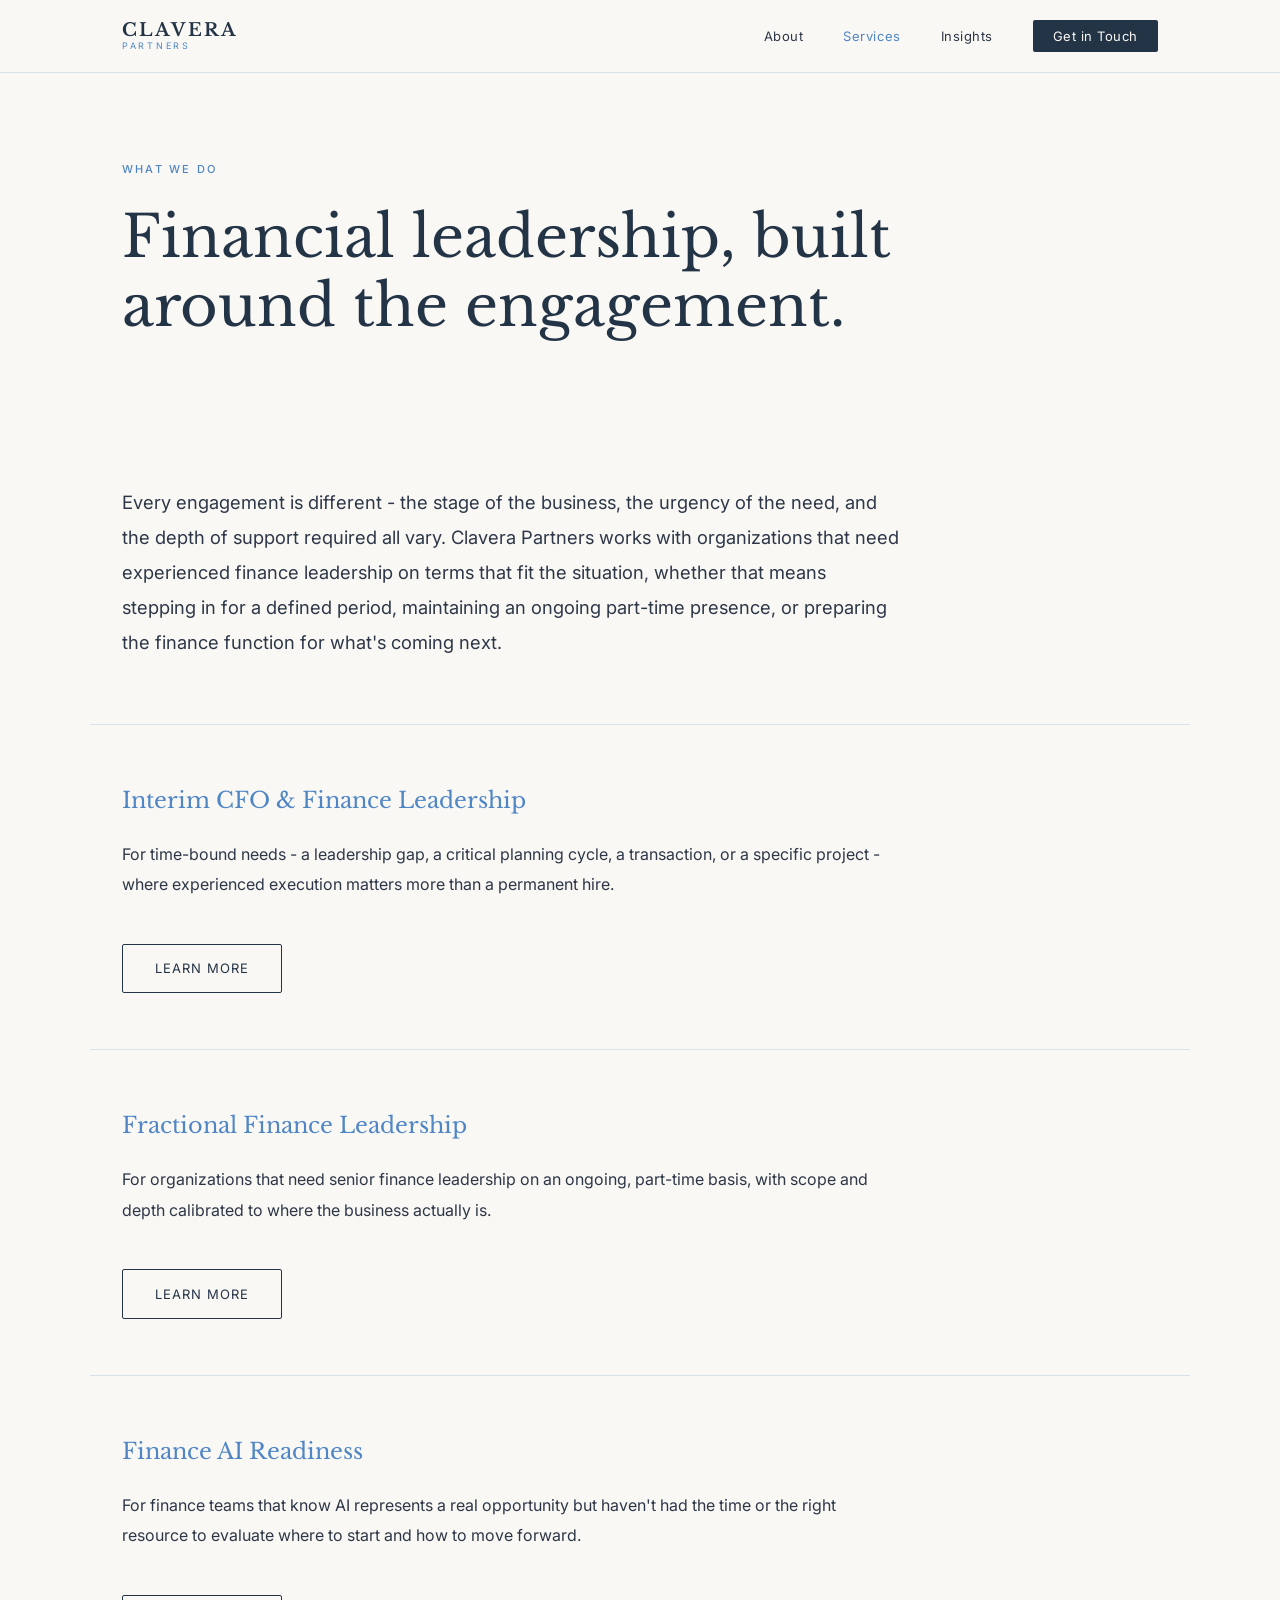
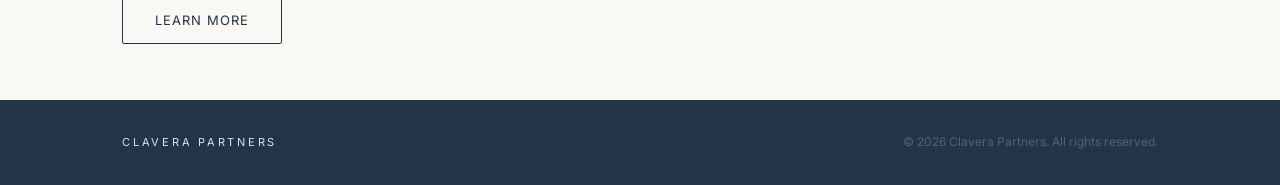
<file: services.html>
<!DOCTYPE html>
<html lang="en">
<head>
  <meta charset="UTF-8" />
  <meta name="viewport" content="width=device-width, initial-scale=1.0" />
  <title>Services — Clavera Partners</title>
  <meta name="description" content="Clavera Partners offers Interim CFO & Finance Leadership, Fractional Finance Leadership, and Finance AI Readiness for growth-stage and established businesses." />
  <link rel="preconnect" href="https://fonts.googleapis.com" />
  <link rel="preconnect" href="https://fonts.gstatic.com" crossorigin />
  <link href="https://fonts.googleapis.com/css2?family=Libre+Baskerville:ital,wght@0,400;0,700;1,400&family=Inter:wght@300;400;500&display=swap" rel="stylesheet" />
  <link rel="stylesheet" href="style.css" />
</head>
<body>

  <!-- NAVIGATION -->
  <nav class="nav">
    <div class="nav-inner">
      <a href="index.html" class="nav-logo">
        <span class="nav-logo-clavera">CLAVERA</span>
        <span class="nav-logo-partners">PARTNERS</span>
      </a>
      <button class="nav-toggle" aria-label="Toggle menu">
        <span></span>
        <span></span>
        <span></span>
      </button>
      <ul class="nav-links">
        <li><a href="about.html">About</a></li>
        <li class="nav-dropdown">
          <a href="services.html" class="nav-active">Services</a>
          <ul class="nav-dropdown-menu">
            <li><a href="services-interim.html">Interim CFO & Finance Leadership</a></li>
            <li><a href="services-fractional.html">Fractional Finance Leadership</a></li>
            <li><a href="services-ai.html">Finance AI Readiness</a></li>
          </ul>
        </li>
        <li><a href="insights.html">Insights</a></li>
        <li><a href="contact.html" class="nav-cta">Get in Touch</a></li>
      </ul>
    </div>
  </nav>

  <!-- PAGE HERO -->
  <section class="page-hero">
    <div class="page-hero-inner">
      <p class="hero-eyebrow">What we do</p>
      <h1 class="page-headline">Financial leadership, built around the engagement.</h1>
    </div>
  </section>

  <!-- INTRO -->
  <section class="content-section">
    <div class="content-inner">
      <p class="body-large">Every engagement is different - the stage of the business, the urgency of the need, and the depth of support required all vary. Clavera Partners works with organizations that need experienced finance leadership on terms that fit the situation, whether that means stepping in for a defined period, maintaining an ongoing part-time presence, or preparing the finance function for what's coming next.</p>
    </div>
  </section>

  <!-- SERVICE 1 -->
  <section class="ruled-section">
    <div class="ruled-inner">
      <div class="ruled-rule"></div>
      <p class="section-label">Interim CFO & Finance Leadership</p>
      <p class="body-text">For time-bound needs - a leadership gap, a critical planning cycle, a transaction, or a specific project - where experienced execution matters more than a permanent hire.</p>
      <a href="services-interim.html" class="btn-secondary" style="margin-top:1.5rem;display:inline-block;">Learn More</a>
    </div>
  </section>

  <!-- SERVICE 2 -->
  <section class="ruled-section">
    <div class="ruled-inner">
      <div class="ruled-rule"></div>
      <p class="section-label">Fractional Finance Leadership</p>
      <p class="body-text">For organizations that need senior finance leadership on an ongoing, part-time basis, with scope and depth calibrated to where the business actually is.</p>
      <a href="services-fractional.html" class="btn-secondary" style="margin-top:1.5rem;display:inline-block;">Learn More</a>
    </div>
  </section>

  <!-- SERVICE 3 -->
  <section class="ruled-section">
    <div class="ruled-inner">
      <div class="ruled-rule"></div>
      <p class="section-label">Finance AI Readiness</p>
      <p class="body-text">For finance teams that know AI represents a real opportunity but haven't had the time or the right resource to evaluate where to start and how to move forward.</p>
      <a href="services-ai.html" class="btn-secondary" style="margin-top:1.5rem;display:inline-block;">Learn More</a>
    </div>
  </section>

  <!-- FOOTER -->
  <footer class="footer">
    <div class="footer-inner">
      <span class="footer-logo">CLAVERA PARTNERS</span>
      <span class="footer-copy">&copy; 2026 Clavera Partners. All rights reserved.</span>
    </div>
  </footer>

  <script>
    document.querySelector('.nav-toggle').addEventListener('click', function() {
      document.querySelector('.nav-links').classList.toggle('open');
    });
  </script>
</body>
</html>
</file>
<file: style.css>
/* ============================================
   CLAVERA PARTNERS — style.css
   Colors:
     Deep Ink       #243447  (primary navy)
     Slate          #4D647A  (secondary navy)
     Harbor Blue    #4F86C6  (accent only)
     Soft Steel     #D8E2EC
     Warm Ivory     #FAF8F4  (background)
     Charcoal       #2D3748
   Fonts:
     Headings: Libre Baskerville
     Body:     Inter
============================================ */

*, *::before, *::after { box-sizing: border-box; margin: 0; padding: 0; }

html { font-size: 16px; scroll-behavior: smooth; }

body {
  font-family: 'Inter', sans-serif;
  font-weight: 400;
  color: #2D3748;
  background-color: #FAF8F4;
  line-height: 1.7;
}

/* ---- TYPOGRAPHY ---- */
h1, h2, h3 {
  font-family: 'Libre Baskerville', serif;
  font-weight: 400;
  color: #243447;
  line-height: 1.2;
}

em { font-style: italic; color: #4F86C6; }

a { color: inherit; text-decoration: none; }

a:hover { color: #4F86C6; }

/* ---- LAYOUT ---- */
.nav-inner, .hero-inner, .pillars-inner,
.who-inner, .footer-inner {
  max-width: 1100px;
  margin: 0 auto;
  padding: 0 2rem;
}

/* ---- NAVIGATION ---- */
.nav {
  position: fixed;
  top: 0; left: 0; right: 0;
  z-index: 100;
  background: #FAF8F4;
  border-bottom: 1px solid #D8E2EC;
}

.nav-inner {
  position: relative;
  display: flex;
  align-items: center;
  justify-content: space-between;
  height: 72px;
}

.nav-logo {
  display: flex;
  flex-direction: column;
  line-height: 1.1;
}

.nav-logo-clavera {
  font-family: 'Libre Baskerville', serif;
  font-size: 18px;
  font-weight: 700;
  letter-spacing: 0.12em;
  color: #243447;
}

.nav-logo-partners {
  font-family: 'Inter', sans-serif;
  font-size: 9px;
  letter-spacing: 0.3em;
  color: #4F86C6;
  margin-top: 1px;
}

.nav-links {
  display: flex;
  align-items: center;
  gap: 2.5rem;
  list-style: none;
}

.nav-links a {
  font-size: 13px;
  letter-spacing: 0.04em;
  color: #2D3748;
  transition: color 0.2s;
}

.nav-links a:hover { color: #4F86C6; }

.nav-cta {
  background: #243447;
  color: #FAF8F4 !important;
  padding: 0.5rem 1.25rem;
  border-radius: 2px;
  font-size: 13px !important;
  letter-spacing: 0.06em;
  transition: background 0.2s !important;
}

.nav-cta:hover { background: #4D647A !important; }

/* ---- DROPDOWN ---- */
.nav-dropdown { position: relative; }

.nav-dropdown-menu {
  display: none;
  position: absolute;
  top: 100%;
  left: 0;
  background: #243447;
  min-width: 260px;
  padding: 0.4rem 0;
  z-index: 200;
  border-top: 2px solid #4F86C6;
  list-style: none;
}

.nav-dropdown-menu li {
  list-style: none;
  padding: 0;
  border: none;
  width: 100%;
}

.nav-dropdown-menu a {
  display: block;
  padding: 0.55rem 1.25rem;
  color: #D8E2EC;
  font-family: 'Inter', sans-serif;
  font-size: 13px;
  letter-spacing: 0.04em;
  text-transform: none;
  text-decoration: none;
  white-space: nowrap;
  transition: color 0.2s, background 0.2s;
}

.nav-dropdown-menu a:hover {
  color: #ffffff;
  background: #4D647A;
}

.nav-dropdown:hover .nav-dropdown-menu { display: block; }

/* ---- HERO ---- */
.hero {
  padding: 10rem 0 7rem;
  background: #FAF8F4;
}

.hero-eyebrow {
  font-family: 'Inter', sans-serif;
  font-size: 11px;
  font-weight: 500;
  letter-spacing: 0.2em;
  text-transform: uppercase;
  color: #4F86C6;
  margin-bottom: 1.5rem;
}

.hero-headline {
  font-size: clamp(2.5rem, 5vw, 4rem);
  max-width: 900px;
  margin-bottom: 1.75rem;
  color: #243447;
}

.hero-sub {
  font-size: 1.05rem;
  max-width: 780px;
  color: #2D3748;
  margin-bottom: 2.5rem;
  line-height: 1.8;
}

/* ---- BUTTONS ---- */
.btn-primary {
  display: inline-block;
  background: #243447;
  color: #FAF8F4;
  padding: 0.8rem 2rem;
  font-family: 'Inter', sans-serif;
  font-size: 13px;
  letter-spacing: 0.08em;
  text-transform: uppercase;
  border-radius: 2px;
  transition: background 0.2s;
}

.btn-primary:hover { background: #4D647A; }

/* High contrast button for dark CTA sections */
.btn-cta-contrast {
  display: inline-block;
  background: #4F86C6;
  color: #ffffff;
  padding: 0.8rem 2rem;
  font-family: 'Inter', sans-serif;
  font-size: 13px;
  letter-spacing: 0.08em;
  text-transform: uppercase;
  border-radius: 2px;
  transition: background 0.2s;
  white-space: nowrap;
}

.btn-cta-contrast:hover { background: #FAF8F4; color: #243447; }

.btn-secondary {
  display: inline-block;
  border: 1px solid #243447;
  color: #243447;
  padding: 0.8rem 2rem;
  font-family: 'Inter', sans-serif;
  font-size: 13px;
  letter-spacing: 0.08em;
  text-transform: uppercase;
  border-radius: 2px;
  transition: all 0.2s;
}

.btn-secondary:hover {
  background: #243447;
  color: #FAF8F4;
}

/* ---- PILLARS ---- */
.pillars {
  background: #243447;
  padding: 4.5rem 0;
}

.pillars-inner {
  display: flex;
  justify-content: space-between;
  align-items: center;
  gap: 2rem;
}

.pillar {
  display: flex;
  flex-direction: column;
  align-items: center;
  flex: 1;
  text-align: center;
}

.pillar-title {
  font-family: 'Libre Baskerville', serif;
  font-size: 1.4rem;
  color: #FAF8F4;
  letter-spacing: 0.04em;
}

.pillar-rule {
  display: block;
  width: 90%;
  height: 1px;
  background: #4F86C6;
  margin-top: 0.75rem;
}

/* ---- WHO WE WORK WITH ---- */
.who {
  padding: 7rem 0;
  background: #FAF8F4;
}

.section-label {
  font-family: 'Libre Baskerville', serif;
  font-size: 1.4rem;
  font-weight: 400;
  color: #4F86C6;
  letter-spacing: 0;
  text-transform: none;
  margin-bottom: 1.25rem;
}

.who-content {
  max-width: 680px;
  margin-bottom: 2.5rem;
}

.who-content p {
  font-size: 1.05rem;
  line-height: 1.9;
  color: #2D3748;
  margin-bottom: 1.25rem;
}

.who-cta-line {
  font-family: 'Libre Baskerville', serif;
  font-style: italic;
  font-size: 1.15rem !important;
  color: #243447 !important;
}

/* ---- FOOTER ---- */
.footer {
  background: #243447;
  padding: 2rem 0;
}

.footer-inner {
  display: flex;
  justify-content: space-between;
  align-items: center;
}

.footer-logo {
  font-family: 'Inter', sans-serif;
  font-size: 11px;
  letter-spacing: 0.25em;
  color: #D8E2EC;
}

.footer-copy {
  font-size: 12px;
  color: #4D647A;
}

/* ---- PAGE HERO ---- */
.page-hero {
  padding: 10rem 0 5rem;
  background: #FAF8F4;
}

.page-hero-inner {
  max-width: 1100px;
  margin: 0 auto;
  padding: 0 2rem;
}

.page-headline {
  font-size: clamp(2.4rem, 4.5vw, 3.8rem);
  color: #243447;
  max-width: 800px;
  margin-top: 1.5rem;
}

/* ---- CONTENT SECTIONS ---- */
.content-section {
  padding: 4rem 0;
  background: #FAF8F4;
}

.content-inner {
  max-width: 1100px;
  margin: 0 auto;
  padding: 0 2rem;
}

.body-large {
  font-size: 1.15rem;
  line-height: 1.9;
  color: #2D3748;
  max-width: 780px;
}

.body-text {
  font-size: 1rem;
  line-height: 1.9;
  color: #2D3748;
  margin-bottom: 1.25rem;
}

/* ---- RULED SECTIONS ---- */
.ruled-section {
  padding: 0;
  background: #FAF8F4;
}

.ruled-inner {
  max-width: 1100px;
  margin: 0 auto;
  padding: 3.5rem 2rem;
  border-top: 1px solid #D8E2EC;
}

.ruled-rule {
  display: none;
}

/* Section subheadings */
.ruled-inner .section-label {
  font-family: 'Libre Baskerville', serif;
  font-size: 1.4rem;
  font-weight: 400;
  color: #4F86C6;
  letter-spacing: 0;
  text-transform: none;
  margin-bottom: 1.25rem;
}

.ruled-inner .body-text {
  max-width: 780px;
}

/* ---- SERVICE SUBHEADINGS ---- */
.service-subhead {
  font-family: 'Libre Baskerville', serif;
  font-size: 1.2rem;
  color: #243447;
  margin: 2.5rem 0 0.75rem;
  padding-top: 2rem;
  border-top: 1px solid #D8E2EC;
}

/* First subhead after intro - no top border since divider handles it */
.service-subhead--first {
  border-top: none;
  padding-top: 0;
}

/* Inline content divider */
.content-divider {
  border: none;
  border-top: 1px solid #D8E2EC;
  margin: 2.5rem 0;
}

/* Back to services link */
.back-to-services {
  margin-top: 3rem;
  padding-top: 2rem;
  border-top: 1px solid #D8E2EC;
}

/* ---- SERVICE BULLETS ---- */
.service-bullets {
  margin: 0.75rem 0 1.5rem 1.2rem;
  padding: 0;
}

.service-bullets li {
  font-family: 'Inter', sans-serif;
  font-size: 0.95rem;
  color: #2D3748;
  margin-bottom: 0.5rem;
  line-height: 1.6;
}

/* ---- TEAM ---- */
.team-section {
  padding: 5rem 0;
  background: #FAF8F4;
}

.team-inner {
  max-width: 1100px;
  margin: 0 auto;
  padding: 0 2rem;
}

.team-card {
  display: grid;
  grid-template-columns: 220px 1fr;
  gap: 4rem;
  margin-top: 2.5rem;
}

.team-card-left {
  display: flex;
  flex-direction: column;
  align-items: flex-start;
}

.team-photo-placeholder {
  width: 220px;
  height: 320px;
  border-radius: 4px;
  overflow: hidden;
  margin-bottom: 1.25rem;
  flex-shrink: 0;
  position: relative;
}

.team-photo-placeholder img {
  width: 100%;
  height: 100%;
  object-fit: cover;
  object-position: center 15%;
  display: block;
  image-rendering: -webkit-optimize-contrast;
  image-rendering: crisp-edges;
}

.team-name {
  font-family: 'Libre Baskerville', serif;
  font-size: 1.1rem;
  color: #243447;
  margin-bottom: 0.25rem;
}

.team-title {
  font-size: 0.85rem;
  color: #4F86C6;
  letter-spacing: 0.04em;
}

/* ---- CTA SECTION ---- */
.cta-section {
  background: #243447;
  padding: 5rem 0;
}

.cta-inner {
  max-width: 1100px;
  margin: 0 auto;
  padding: 0 2rem;
  display: flex;
  align-items: center;
  justify-content: space-between;
  gap: 2rem;
}

.cta-prompt {
  font-family: 'Libre Baskerville', serif;
  font-size: 1.5rem;
  color: #FAF8F4;
  max-width: 500px;
}

/* ---- INSIGHTS ---- */
.insight-card {
  padding: 2.5rem 0;
  border-bottom: 1px solid #D8E2EC;
  max-width: 780px;
}

.insight-card:last-child {
  border-bottom: none;
}

.insight-source {
  font-family: 'Inter', sans-serif;
  font-size: 11px;
  font-weight: 500;
  letter-spacing: 0.15em;
  text-transform: uppercase;
  color: #4F86C6;
  margin-bottom: 0.5rem;
}

.insight-title {
  font-family: 'Libre Baskerville', serif;
  font-size: 1.15rem;
  color: #243447;
  margin-bottom: 0.75rem;
  line-height: 1.4;
}

.insight-title a {
  color: #243447;
  text-decoration: none;
  border-bottom: 1px solid #4F86C6;
  transition: color 0.2s;
}

.insight-title a:hover { color: #4F86C6; }

.insight-commentary {
  font-size: 0.95rem;
  line-height: 1.8;
  color: #2D3748;
}

/* ---- NAV ACTIVE STATE ---- */
.nav-active { color: #4F86C6 !important; }

/* ---- CONTACT FORM ---- */
.contact-form {
  max-width: 680px;
}

.form-row {
  display: grid;
  grid-template-columns: 1fr 1fr;
  gap: 1.5rem;
}

.form-group {
  display: flex;
  flex-direction: column;
  margin-bottom: 1.75rem;
}

.form-group label {
  font-family: 'Inter', sans-serif;
  font-size: 11px;
  font-weight: 500;
  letter-spacing: 0.12em;
  text-transform: uppercase;
  color: #2D3748;
  margin-bottom: 0.5rem;
}

.form-group input,
.form-group textarea {
  font-family: 'Inter', sans-serif;
  font-size: 0.95rem;
  color: #2D3748;
  background: #fff;
  border: 1px solid #D8E2EC;
  border-radius: 2px;
  padding: 0.75rem 1rem;
  transition: border-color 0.2s;
  outline: none;
}

.form-group input::placeholder,
.form-group textarea::placeholder {
  color: #888;
}

.form-group input:focus,
.form-group textarea:focus {
  border-color: #4F86C6;
}

.form-group textarea {
  resize: vertical;
}

/* ---- MOBILE NAV TOGGLE ---- */
.nav-toggle {
  display: none;
  flex-direction: column;
  justify-content: center;
  gap: 5px;
  width: 28px;
  height: 28px;
  background: none;
  border: none;
  cursor: pointer;
  padding: 0;
}

.nav-toggle span {
  display: block;
  width: 100%;
  height: 2px;
  background: #243447;
  transition: 0.2s;
}

@media (max-width: 768px) {
  .nav-toggle { display: flex; }

  .nav-links {
    display: none;
    position: absolute;
    top: 72px;
    left: 0;
    right: 0;
    background: #FAF8F4;
    border-bottom: 1px solid #D8E2EC;
    flex-direction: column;
    align-items: flex-start;
    gap: 0;
    padding: 0.5rem 2rem 1.5rem;
  }

  .nav-links.open { display: flex; }

  .nav-links li {
    width: 100%;
    padding: 0.6rem 0;
    border-bottom: 1px solid #D8E2EC;
  }

  .nav-links li:last-child {
    border-bottom: none;
    margin-top: 0.75rem;
  }

  .nav-links.open .nav-dropdown-menu {
    display: block;
    position: static;
    background: transparent;
    padding: 0 0 0 1rem;
    border-top: none;
    min-width: unset;
  }

  .nav-links.open .nav-dropdown-menu li {
    border-bottom: none;
    padding: 0;
  }

  .nav-links.open .nav-dropdown-menu a {
    font-size: 0.8rem;
    padding: 0.35rem 0;
    color: #4D647A;
    text-transform: none;
    letter-spacing: 0.02em;
  }

  .nav-cta { display: inline-block; }

  .form-row { grid-template-columns: 1fr; }
  .hero { padding: 8rem 0 5rem; }
  .pillars-inner { flex-direction: column; gap: 2.5rem; }
  .footer-inner { flex-direction: column; gap: 1rem; text-align: center; }
  .two-col-inner { grid-template-columns: 1fr; gap: 2.5rem; }
  .team-card { grid-template-columns: 1fr; gap: 2rem; }
  .cta-inner { flex-direction: column; text-align: center; }
}
</file>
